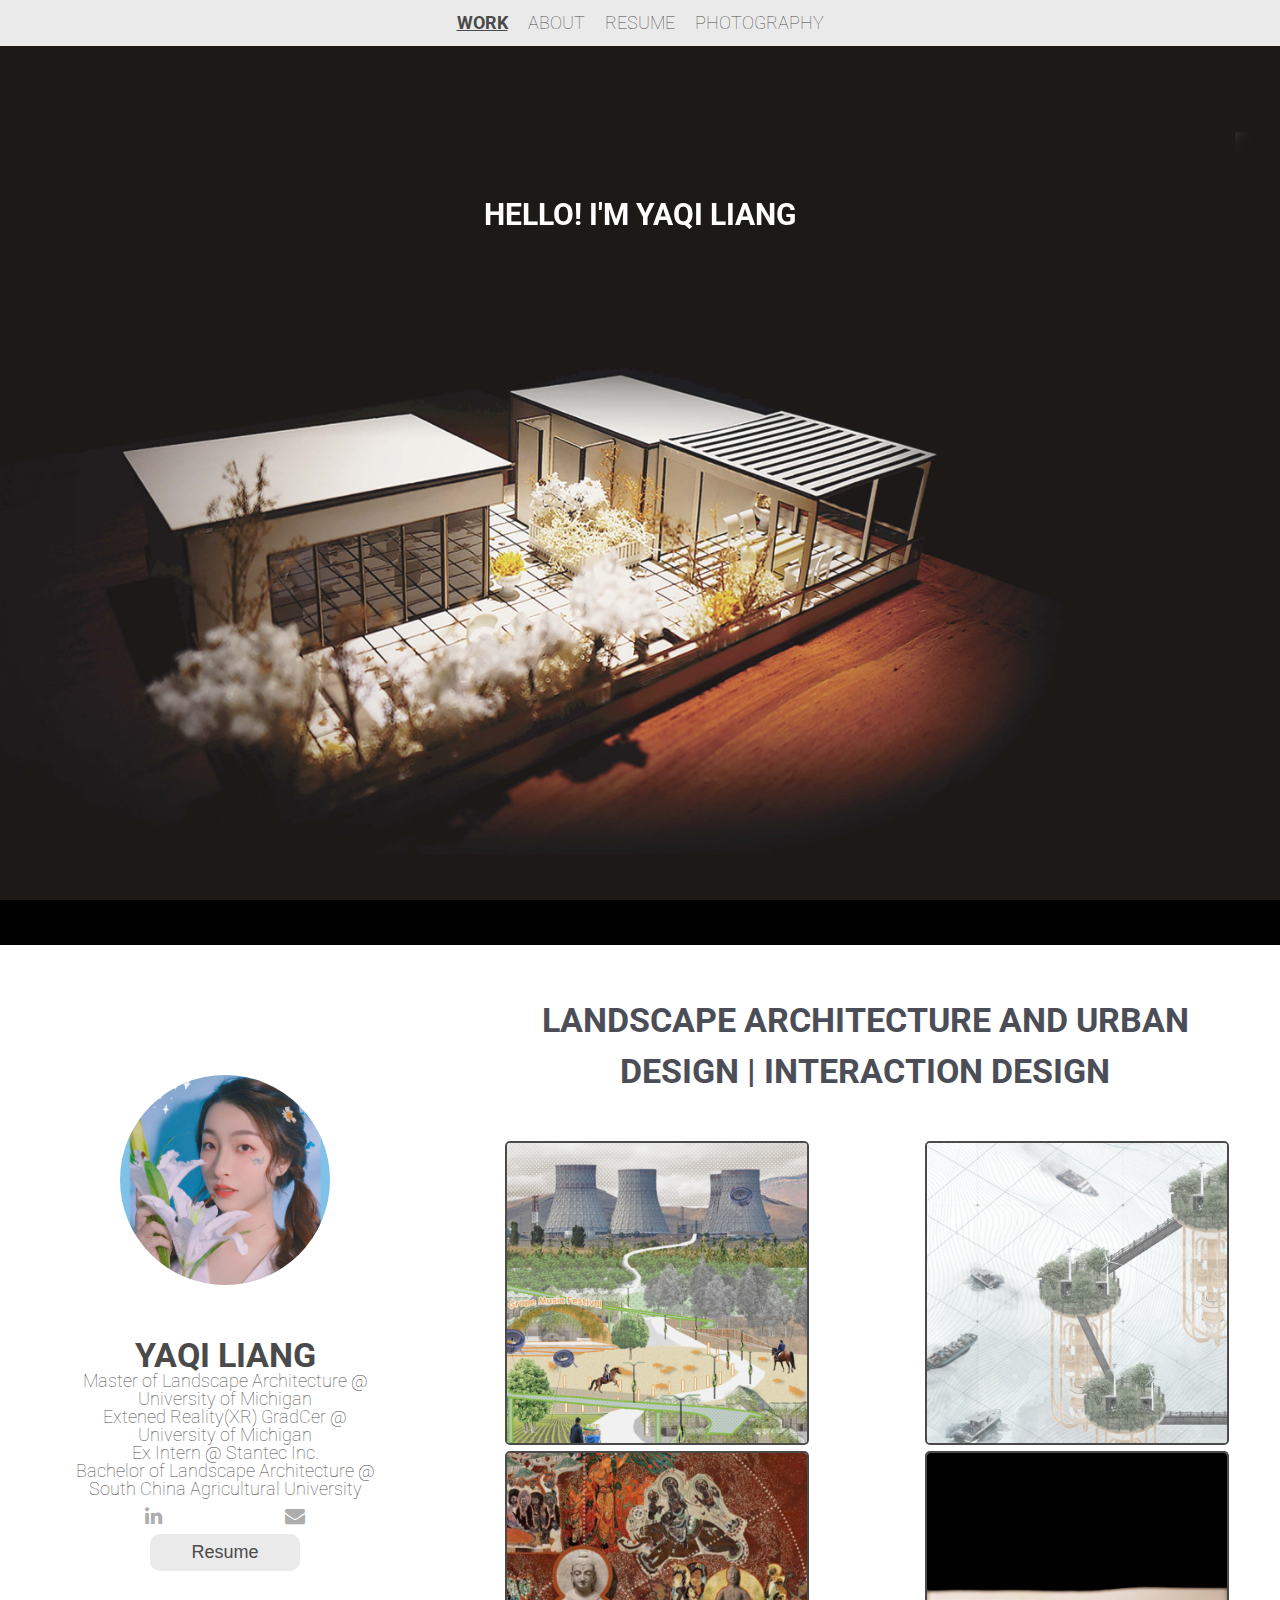
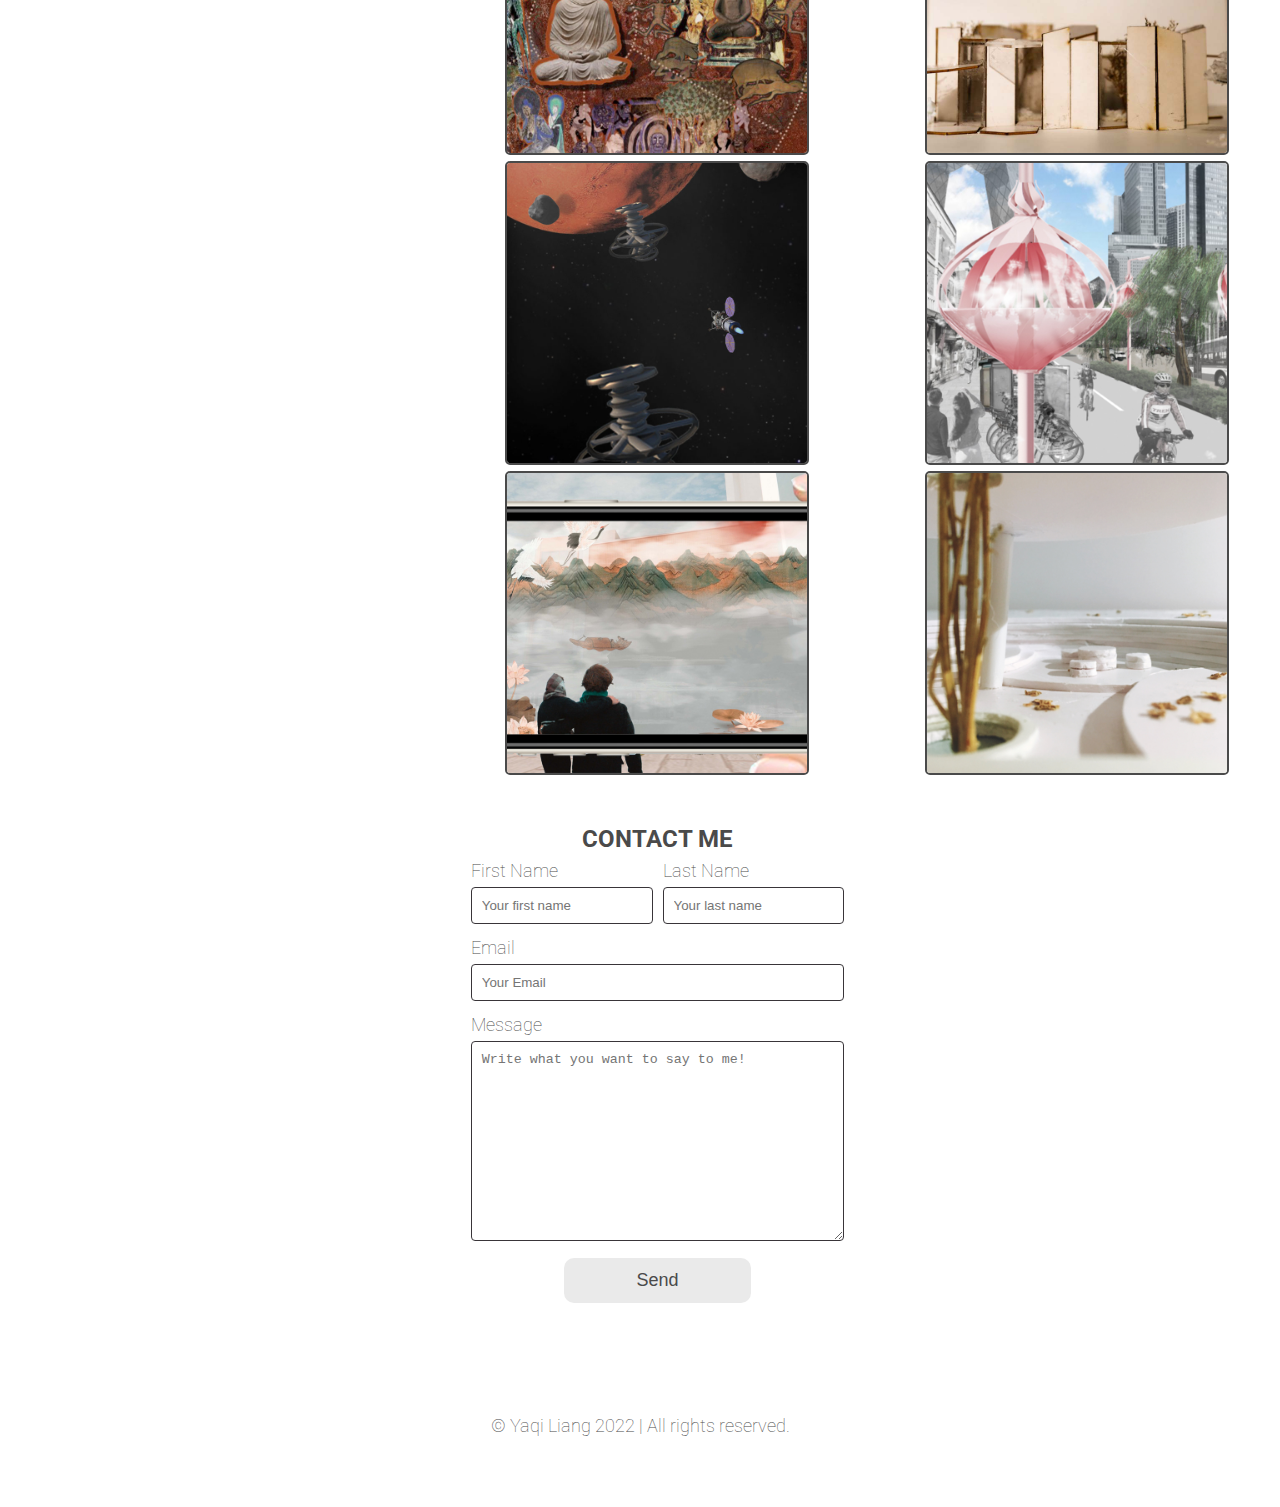
<file: index.html>
<!DOCTYPE html>
<html lang="en">
<head>
	<meta charset="UTF-8">
	<meta name="viewport" content="width=device-width, initial-scale=1.0">
	<link rel="stylesheet" href="https://cdnjs.cloudflare.com/ajax/libs/font-awesome/4.7.0/css/font-awesome.min.css">
	<link rel="preconnect" href="https://fonts.googleapis.com">
	<link rel="preconnect" href="https://fonts.gstatic.com" crossorigin>
	<link href="https://fonts.googleapis.com/css2?family=Roboto:ital,wght@0,300;0,400;0,500;0,700;0,900;1,300;1,400;1,500;1,700;1,900&display=swap" rel="stylesheet">
	<link rel="icon" href="images/favicon.jpg">
	<link rel="stylesheet" href="css/html5reset.css">
	<link rel="stylesheet" href="css/style.css">
	<title>Yaqi Liang Portfolio</title>
</head>

<body>
	<header>
		<a class="skip-main" href="#main">Skip to main content</a>
		<nav class="navigation">
			<ul>
				<li><a class="current" href='./index.html'>WORK</a></li>
				<li><a href='./about.html'>ABOUT</a></li>
				<li><a href='./resume.html'>RESUME</a></li>
				<li><a href='./photography.html'>PHOTOGRAPHY</a></li>
			</ul>
		</nav>
	</header>

	<div id="greet">
		<div class="text">
			<div>Hello!</div>
			<div> 
				<span>I'm Yaqi Liang</span>
			</div>
			<p id="intro">
				<!-- A user-centered designer from designing physical spaces to the digital design world -->
				</p>
		</div>
	</div>

	<main>
		<div class="type">
			<h1>Landscape Architecture and Urban Design | Interaction Design</h1>
		</div>

		<div class="gallery">
		<figure class="gallery-item">
				<a href='project2046.html'><img src="images/project2046_cover.jpg" alt="project2046"></a>
        	<figcaption class='overlay'>
				<div class='title'>PROJECT 2046</div>
				<div class="subtitle">
					Multi-energy system in Metsamor
				</div>
			</figcaption>
      	</figure>

			<figure class="gallery-item">
				<a href='dialogue_with_the_ocean.html'><img src="images/dialogue_with_the_ocean.jpg" alt="dialogue with the ocean"></a>
        <figcaption class='overlay'>
			<div class='title'>DIALOGUE WITH THE OCEAN</div>
			<div class="subtitle">Collecting Plastic Trashes & Creating A Green Space</div>
        </figcaption>
			</figure>

			<figure class="gallery-item">
				<img src="images/fantastic_plants_where_to_find.jpg" alt="fantastic plants where to find">
          <figcaption class='overlay'>
            <div class='title'>FANTASTIC PLANTS: WHERE TO FIND?</div>
			<div class="subtitle">Buddhism Healing Space Toolkit</div>
          </figcaption>
				</figure>

			<figure class="gallery-item">
					<img src="images/the_comfort_hub.jpg" alt="the comfort hub">
		<figcaption class='overlay'>
				<div class='title'>THE COMFORT HUB</div>
				<div class="subtitle">Community Eco-house for the Rainy Season in South of China</div>
		</figcaption>
			</figure>

		<figure class="gallery-item">
				<img src="images/space_vacation.jpg" alt="space vacation ver.1">
        <figcaption class='overlay'>
          <div class='title'>SPACE VACATION ver.1</div>
		  <div class="subtitle">How Can We Go Space Tourism in the Future?</div>
        </figcaption>
			</figure>

			<figure class="gallery-item">
				<img src="images/wind_rises.jpg" alt="wind rises">
        <figcaption class='overlay'>
          <div class='title'>WIND RISES</div>
		  <div class="subtitle">Catching Flying Willow Catkins & Returning Fresh Air</div>
        </figcaption>
			</figure>

			<figure class="gallery-item">
				<img src="images/invisible_landscape.jpg" alt="invisible landscape">
        <figcaption class='overlay'>
			<div class='title'>INVISIBLE LANDSCAPE</div>
			<div class="subtitle">Immersive virtual World with Buddhist Spiritual Healing Experience</div>
        </figcaption>
			</figure>

			<figure class="gallery-item">
				<img src="images/other_works.jpg" alt="other works">
        <figcaption class='overlay'>
				  <div class='title'>OTHER WORKS 2017-2022</div>
        </figcaption>
			</figure>
		</div>

<section class="contact-section">
	<div class="form">
		<h1 class="formtitle">CONTACT ME</h1>
    <form  action="https://formspree.io/f/xayklaqn" method="POST">
        <div class="firstname">
          <label for="fname">First Name</label>
          <input type="text" id="fname" name="firstname" placeholder="Your first name" required>
        </div>
        <div class="lastname">
          <label for="lname">Last Name</label>
          <input type="text" id="lname" name="lastname" placeholder="Your last name" required>
        </div>
        <div class="email">
          <label for="email">Email</label>
          <input type="text" id="email" name="email" placeholder="Your Email" required>
        </div>
        <div class="message">
          <label for="message">Message</label>
          <textarea id="message" name="message" placeholder="Write what you want to say to me!" required></textarea>
        </div>
        <input type="submit" value="Send">
    </form>
	</div>
	<!-- map -->
	<div class="map">
		<iframe src="https://www.google.com/maps/embed?pb=!1m18!1m12!1m3!1d2952.0562435286!2d-83.73878344849831!3d42.27732274821212!2m3!1f0!2f0!3f0!3m2!1i1024!2i768!4f13.1!3m3!1m2!1s0x883cae440a862cbd%3A0x4c78975e0ba414a4!2sSchool%20for%20Environment%20and%20Sustainability!5e0!3m2!1sen!2sus!4v1670215415609!5m2!1sen!2sus" width="600" height="450" style="border:0;" allowfullscreen="" loading="lazy" referrerpolicy="no-referrer-when-downgrade"></iframe>
	</div>
</section>


	</main>

	<aside class="card">
		<div>
		  <img src="images/avatar.jpg" class="avatar" alt="my avatar" >
		  <div class="name">Yaqi Liang</div>
		  <div>Master of Landscape Architecture @ University of Michigan</div>
		  <div>Extened Reality(XR) GradCer @ University of Michigan</div>
		  <div>Ex Intern @ Stantec Inc.</div>
		  <div>Bachelor of Landscape Architecture @ South China Agricultural University</div>
		  <div class="contact">
			<i onclick="window.open('https://www.linkedin.com/in/yaqi-l-697297115/')" class="fa fa-linkedin"></i>
			<i onclick="window.open('mailto:liangyq@umich.edu','_blank')" class="fa fa-envelope"></i>
		  </div>
		  <button onclick="window.open('https://drive.google.com/file/d/1Pn79FCsl4mLqMVMCmq4te27BiXj48ohD/view?usp=share_link','_blank')">Resume</button>
		</div>
	</aside>

	<footer>
		<span>&copy; Yaqi Liang 2022 | All rights reserved.</span>
	</footer>
</body>
</html>
</file>
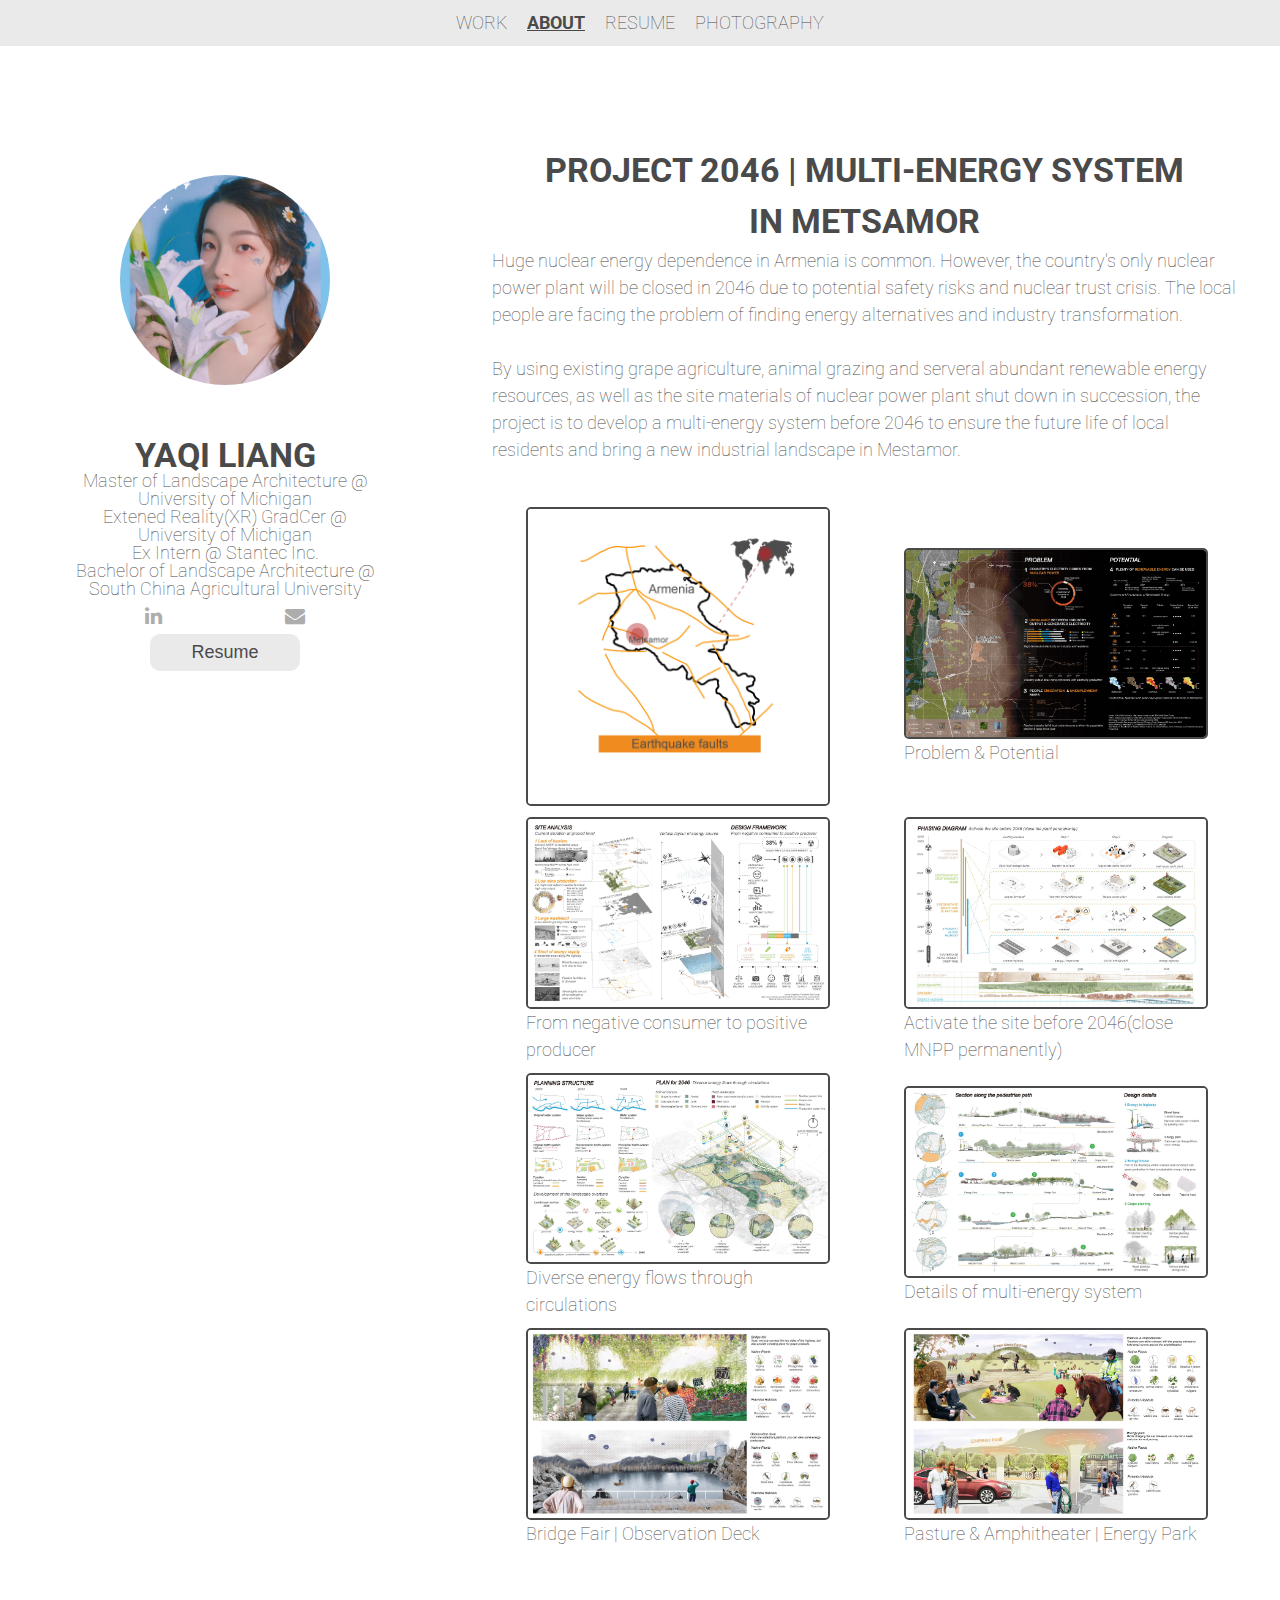
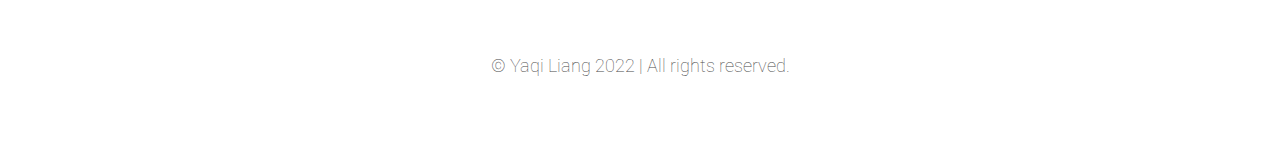
<file: about.html>
<!DOCTYPE html>
<html lang="en">
<head>
	<meta charset="UTF-8">
	<meta name="viewport" content="width=device-width, initial-scale=1.0">
	<link rel="stylesheet" href="https://cdnjs.cloudflare.com/ajax/libs/font-awesome/4.7.0/css/font-awesome.min.css">
	<link rel="preconnect" href="https://fonts.googleapis.com">
    <link rel="preconnect" href="https://fonts.gstatic.com" crossorigin>
    <link href="https://fonts.googleapis.com/css2?family=EB+Garamond:wght@400;700&family=Roboto:ital,wght@0,300;0,400;0,500;1,300;1,400;1,500&display=swap" rel="stylesheet">
    <link rel="icon" href="images/icon.ico" >
	<link rel="icon" href="images/favicon.jpg">
	<link rel="stylesheet" href="css/html5reset.css">
	<link rel="stylesheet" href="css/style.css">
	<title>Yaqi Liang Portfolio</title>
</head>

<body>
	<header>
		<nav class="navigation">
			<ul>
				<li><a href='./index.html'>WORK</a></li>
				<li><a class="current" href='./about.html'>ABOUT</a></li>
				<li><a href='./resume.html'>RESUME</a></li>
				<li><a href='./photography.html'>PHOTOGRAPHY</a></li>
			</ul>
		</nav>
	</header>

	<main>
		<div class="content">
			<div>
				<h1>PROJECT 2046 | Multi-energy system in Metsamor</h1>
				<p>
            	Huge nuclear energy dependence in Armenia is common. However, the country's only nuclear power plant will be closed in 2046 due to potential safety risks and nuclear trust crisis.
            	The local people are facing the problem of finding energy alternatives and industry transformation.
				<br><br>
				By using existing grape agriculture, animal grazing and serveral abundant renewable energy resources, as well as the site materials of nuclear power plant shut down in succession, 
				the project is to develop a multi-energy system before 2046 to ensure the future life of local residents and bring a new industrial landscape in Mestamor.
				</p>
			</div>
		<div class="gallery">
        	<figure class="gallery-item">
				<img src="images/earthquake_faults.jpg" alt="earthquake faults">
				<figcaption class='overlay'>
					The Metsamor Nuclear Power Plant(MNPP) is located on a earthquake fault
				</figcaption>
			</figure>
			<figure class="gallery-item">
				<img src="images/problem_and_potential.jpg" alt="Problem and Potential">
				<figcaption>Problem & Potential</figcaption>
			</figure>
			<figure>
				<img src="images/site_analysis.jpg" alt="Site Analysis & Design Framework">
				<figcaption>From negative consumer to positive producer</figcaption>
			</figure>
			<figure>
				<img src="images/phasing_diagram.jpg" alt="phasing diagram">
				<figcaption>Activate the site before 2046(close MNPP permanently)</figcaption>
			</figure>
			<figure>
				<img src="images/plans.jpg" alt="plans for 2046">
				<figcaption>Diverse energy flows through circulations</figcaption>
			</figure>
			<figure>
				<img src="images/section_details.jpg" alt="sections and details">
				<figcaption>Details of multi-energy system</figcaption>
			</figure>
			<figure>
				<img src="images/perspective1.jpg" alt="Bridge Fair | Observation Deck">
				<figcaption>Bridge Fair | Observation Deck</figcaption>
			</figure>
			<figure>
				<img src="images/pespective2.jpg" alt="Pasture & Amphitheater | Energy Park">
				<figcaption>Pasture & Amphitheater | Energy Park</figcaption>
			</figure>
		</div>
		</div>
	</main>

	<aside class="card">
		<div>
		  <img src="images/avatar.jpg" class="avatar" alt="my avatar" >
		  <div class="name">Yaqi Liang</div>
		  <div>Master of Landscape Architecture @ University of Michigan</div>
		  <div>Extened Reality(XR) GradCer @ University of Michigan</div>
		  <div>Ex Intern @ Stantec Inc.</div>
		  <div>Bachelor of Landscape Architecture @ South China Agricultural University</div>
		  <div class="contact">
			<i onclick="window.open('https://www.linkedin.com/in/yaqi-l-697297115/')" class="fa fa-linkedin"></i>
			<i onclick="window.open('mailto:liangyq@umich.edu','_blank')" class="fa fa-envelope"></i>
		  </div>
		  <button onclick="window.open('https://drive.google.com/file/d/1Pn79FCsl4mLqMVMCmq4te27BiXj48ohD/view?usp=share_link','_blank')">Resume</button>
		</div>
	</aside>

	<footer>
		<span>&copy; Yaqi Liang 2022 | All rights reserved.</span>
	</footer>
</body>
</html>
</file>
<file: css/style.css>
/* Globle Settings */
html {
  height: 100%
  }

body{
  min-height: 100%;
  display: grid;
  font-size: 25px;
  font-weight: 100;
  display: grid;
  grid-template-rows: 180px auto auto auto 180px;
  font-family: 'Roboto', sans-serif;
  font-size: 18px;
  color: #4A4A4A
  }


/* Skip to mian */
a.skip-main {
  left:-999px;
  position:absolute;
  top:auto;
  width:1px;
  height:1px;
  overflow:hidden;
  z-index:-999;
}

a.skip-main:focus, a.skip-main:active {
  color:#4A4A4A;
  background-color:#eaeaea;
  left: auto;
  top: auto;
  width: 30%;
  height: auto;
  overflow: auto;
  margin: 10px 35%;
  padding: 5px;
  border-radius: 5px;
  border: 2px solid #4A4A4A;
  text-align: center;
  z-index: 999;
}


/* Navigation */
.navigation {
  grid-row: 1;
  grid-column: 1 / -1;
  position: fixed;
  top: 0;
  width: 100%;
  background-color: #eaeaea;
  font-size: 18px;
  display: flex;
  flex-direction: row;
  justify-content: center;
  align-items: center;
  flex-wrap: wrap;
  text-align: center;
  }

.navigation li {
  padding: 15px;
  text-transform: uppercase;
  }
  
.navigation a {
  color: #4A4A4A;
  }

.navigation a:link{
  text-decoration: none;
  }

.navigation a:hover {
  background-color:#4A4A4A;
  color: white;
  }

  .navigation a.current {
  font-weight: bold;
  text-decoration: underline;
  }


/* Index Headline */
#greet div {
  display: inline-block;
  overflow: hidden;
  white-space: nowrap;
  position: sticky;
  top: 100px;
  color:rgb(255, 255, 255);
  text-transform: uppercase;
  text-align: center;
  font-family: 'Roboto', sans-serif;
  font-weight: bold;
  font-size: 30px;
}

#greet {
  grid-row: 2;
  grid-column: 1 / -1;
  height: 100vh;
  width: 100vw;
  background-image: url("../images/background.jpg");
  background-color: rgb(0, 0, 0);
  background-attachment: fixed;
  background-position: center;
  background-repeat: no-repeat;
  background-size: cover;
  text-align: center;
}

#intro {
  line-height: 30px;
  margin: 100px;
  font-size: 14px;
  font-weight: lighter;
  color:rgb(255, 255, 255);
  text-transform: none;
  white-space: normal;
}

#greet div:first-of-type {
  animation: 5s 1 alternate showup;
}

#greet div:last-of-type {
  width: auto;
  animation: 5s 1 alternate reveal;
}

#greet div:last-of-type span {
  margin-left: 0px;
  animation: 5s 1 alternate slidein;
}

@keyframes showup {
  0% {
      opacity: 0;
  }

  20% {
      opacity: 1;
  }
}

@keyframes slidein {
  20% {
      margin-left: -800px;
  }

  35% {
      margin-left: 0px;
  }
}

@keyframes reveal {
  0% {
      opacity: 0;
      width: 0px;
  }

  20% {
      opacity: 1;
      width: 0px;
  }

  30% {
      width: auto;
  }

  80% {
      opacity: 1;
  }
}

@media (prefers-reduced-motion) {
  #greet div:first-of-type {
      animation: none;
  }
  
  #greet div:last-of-type {
      animation: none;
  }
  
  #greet div:last-of-type span {
      animation: none;
  }
}

/* Main content */
main{
  grid-row: 3;
  grid-column: 1 / -1;
  justify-self: center;
  line-height: 1.5;
  width: 100%;
  }

h1 {
  width: 90%;
  margin: 0 auto;
  padding-top: 50px;
  text-transform: uppercase;
  text-align: center;
  font-family: 'Roboto', sans-serif;
  font-weight: bold;
  font-size: 34px;
  }

.type {
  color: #4B4D57
 }

.content {
  padding: 50px 0px;
  width: 90%;
  margin: 0 auto;
 }

/* Aside */
.card {
  grid-row-start: 4;
  grid-row-end: 5;
  justify-self: center;
  margin-bottom: 80px;
  max-width: 300px;
  height: auto;
  text-align: center;
  color: #4A4A4A;
  font-size: 18px;
}

.name {
  width: 90%;
  margin: 0 auto;
  padding-top: 50px;
  text-transform: uppercase;
  font-family: 'Roboto', sans-serif;
  font-weight: bold;
  font-size: 34px;
}

.avatar {
  width: 70%;
  border-radius: 50%;
  margin-top: 50px;
}

.contact {
  border: none;
  padding: 8px;
  text-align: center;
  font-size: 20px;
  display: flex;
  justify-content: space-around;
}

.card i {
  color: #adadad;
  display: block;
}

button {
  border: none;
  border-radius: 10px;
  outline: 0;
  display: inline-block;
  padding: 8px;
  color: #4A4A4A;
  background-color: #eaeaea;
  text-align: center;
  cursor: pointer;
  width: 50%;
  font-size: 18px;
}

.card i:hover {
  color: #4A4A4A;
}

.card button:hover {
  background-color:#4A4A4A;
  color: white;
}


/* Gallery */
.gallery {
  margin: 0 auto;
  display: flex;
  flex-flow: column wrap;
  gap: 10px;
  margin-top: 44px;
  justify-items: center;
  justify-content: space-around;
  align-items: stretch;
  align-content: center;
  }

.gallery figure{
  justify-content: center;
  align-self: center;
  max-width: 300px;
  max-height: 300px;
  }

.gallery figure img {
  position: static;
  display: block;
  width: 100%;
  border: 2px solid #4A4A4A;
  border-radius: 5px;
  margin: 0;
  padding: 0;
}

.overlay {
  position: relative;
  bottom: 300px;
  left: 2px;
  width: 100%;
  height: 100%;
  justify-self: center;
  background: rgb(255, 255, 255);
  background: rgba(255, 255, 255, 0.8);
  transition: .3s ease;
  opacity: 0;
  color: #4A4A4A;
  text-align: center;
}

.overlay .title{
  font-size: 30px;
  font-weight: bold;
  margin-top: 100px;
}

.gallery figure img:hover {
  box-shadow: 6px 4px 8px grey;
}

figure:hover .overlay {
  opacity: 1;
}


/* Footer */
footer{
  grid-row: 5;
  grid-column: 1 / -1;
  width: 100%;
  margin: 60px;
  justify-self: center;
  text-align: center;
  font-size: 18px;
}

/* Contact Section */
.contact-section{
  display: grid;
  grid-column: 1 / -1;
  align-items: center;
  justify-content: center;
}

form {
  width: 90%;
  max-width: 500px;
  max-height: 500px;
  margin: auto;
  display: grid;
  grid-template-columns: 1fr 1fr;
  grid-template-rows: repeat(5, 1fr);
  gap: 10px;
}

.map{
  width: 100%;
  max-width: 500px;
  max-height: 500px;
  padding: 10px;
  background: rgba(255, 255, 255, 0.2);
  border-radius: 10px;
}

.map iframe{
  width: 100%;
  height: 100%;
  border-radius: 5px;
}

input, label {
  display: block;
}

.formtitle {
  width: 100%;
  padding-top: 50px;
  font-size: 24px;
  text-align: center;
}

input[type=text], textarea {
  width: 100%;
  padding: 10px;
  border: 1px solid #393539;
  border-radius: 4px;
  box-sizing: border-box;
  margin-top: 3px;
  resize: vertical;
}

textarea {
  height: 200px;
}

.firstname {
  grid-row: 1;
  grid-column: 1;
}

.lastname {
  grid-row: 1;
  grid-column: 2;
}

.email {
  grid-row: 2;
  grid-column: 1 / -1;
}

.message {
  grid-row: 3;
  grid-column: 1 / -1;
}

input[type=submit] {
  grid-row: 4;
  grid-column: 1 / -1;
  justify-self: center;
  border: none;
  border-radius: 10px;
  padding: 8px;
  color: #4A4A4A;
  background-color:#eaeaea;
  text-align: center;
  cursor: pointer;
  width: 50%;
  font-size: 18px;
}

input[type=submit]:hover {
  background-color:#4A4A4A;
  color: white;
}


@media screen and (min-width:700px) {
  body {
    grid-template-rows: 45px auto auto 45px;
    grid-template-columns: 350px auto;
  }

.navigation li {
  padding: 14px 10px;
  text-transform: uppercase;
  }


      /* Main content */
      main {
        grid-row: 3;
        grid-column: 2;
    }


    .gallery {
        flex-flow: row wrap;
    }

    .gallery-item {
        max-width: 80%;
    }

    .contact-section{
      display: flex;
      flex-direction: row;
      justify-content: center;
      align-items: center;
      flex-wrap: wrap;
    }
  
    /* Footer */
    footer {
      grid-row: 4;
  }   

    /* Aside */
    .card {
      grid-row: 3;
      grid-column: 1;
      justify-self: center;
      padding: 80px 0px;
  }

}

  @media screen and (min-width:900px) {
    body {
      grid-template-rows: 45px auto auto 150px;
      grid-template-columns: 450px auto;
    }

    .navigation {
      grid-row: 1;
      grid-column: 1 / -1;
      position: fixed;
      top: 0;
      width: 100%;
      background-color: #eaeaea;
      font-size: 18px;
      }
    
    .navigation ul {
      display: flex;
      justify-content: right;
      }

    .navigation li {
      display: inline-block;
      padding: 14px 10px;
      text-transform: uppercase;
      }

    /* Main content */
    .gallery-item {
      max-width: 300px;
    }

    .contact-section{
      display: grid;
      grid-template-columns: repeat(2, 1fr);
    }
  
    /* Aside */
    .card {
      margin: 0px 60px;
    }
}
</file>
